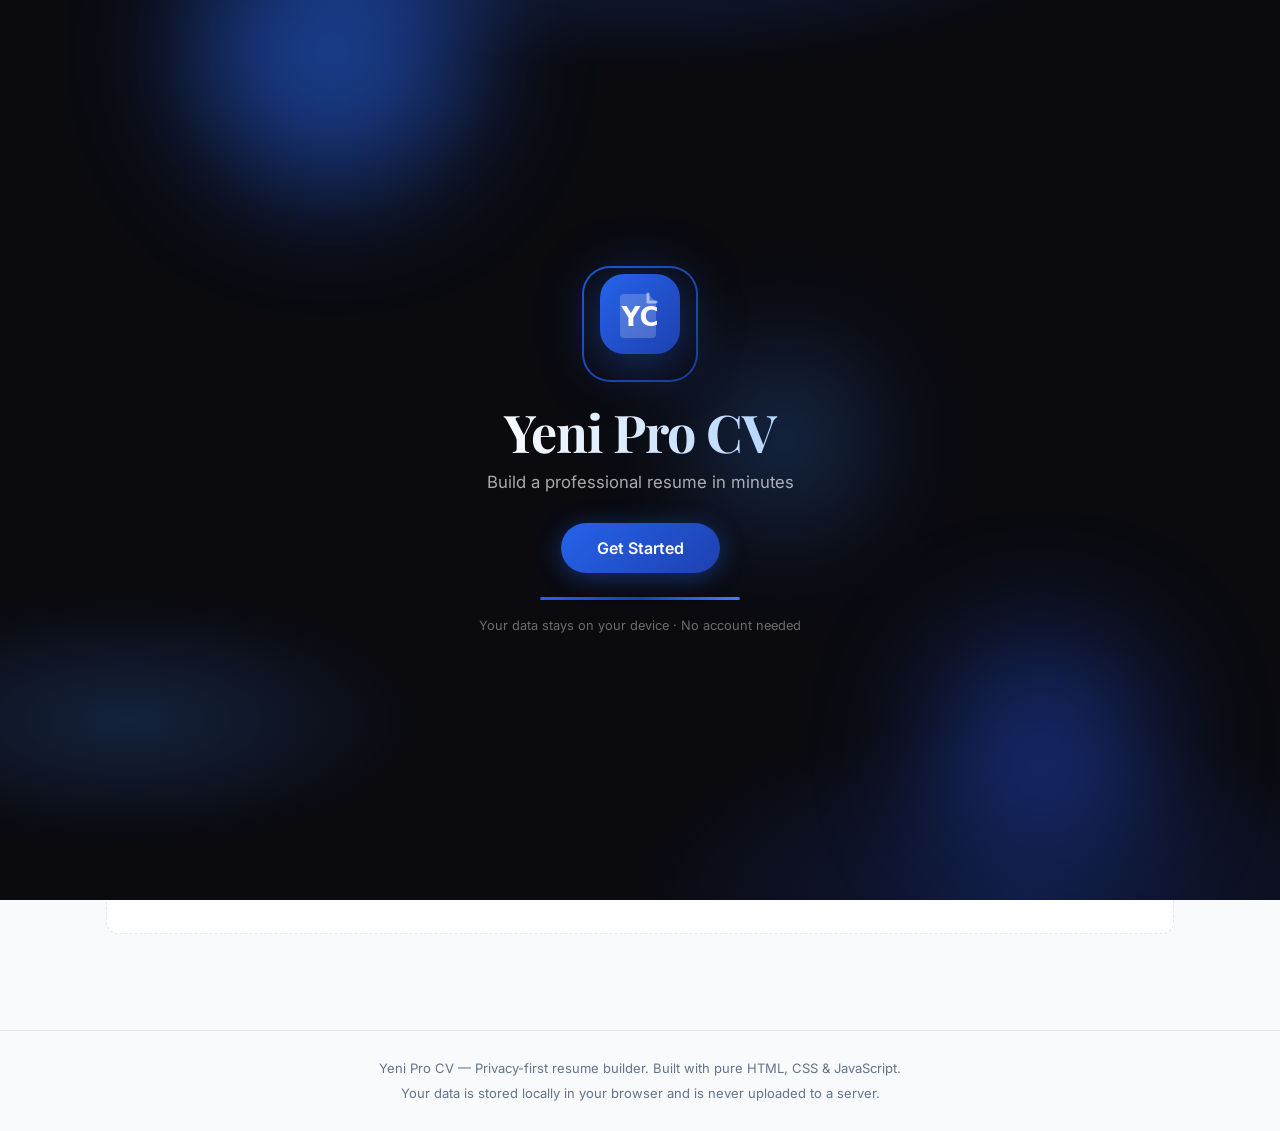
<file: index.html>
<!DOCTYPE html>
<html lang="en">
<head>
  <meta charset="UTF-8" />
  <meta name="viewport" content="width=device-width, initial-scale=1.0" />
  <meta name="description" content="Yeni Pro CV — Create professional resumes in minutes. Free, private, frontend-only resume builder." />
  <title>Yeni Pro CV — Premium Resume Builder</title>
  <meta name="theme-color" content="#2563eb" />
  <link rel="preconnect" href="https://fonts.googleapis.com" />
  <link rel="preconnect" href="https://fonts.gstatic.com" crossorigin />
  <link href="https://fonts.googleapis.com/css2?family=Inter:wght@400;500;600;700;800&family=Playfair+Display:wght@700&family=Merriweather:wght@400;700&family=JetBrains+Mono:wght@400;500&display=swap" rel="stylesheet" />
  <link rel="stylesheet" href="css/style.css" />
</head>
<body>
  <div id="splash" class="splash" role="dialog" aria-label="Welcome to Yeni Pro CV">
    <div class="splash-bg">
      <span class="splash-orb splash-orb-1"></span>
      <span class="splash-orb splash-orb-2"></span>
      <span class="splash-orb splash-orb-3"></span>
      <span class="splash-particle" style="--i:0"></span>
      <span class="splash-particle" style="--i:1"></span>
      <span class="splash-particle" style="--i:2"></span>
      <span class="splash-particle" style="--i:3"></span>
      <span class="splash-particle" style="--i:4"></span>
      <span class="splash-particle" style="--i:5"></span>
      <span class="splash-particle" style="--i:6"></span>
      <span class="splash-particle" style="--i:7"></span>
    </div>
    <div class="splash-content">
      <div class="splash-logo-wrap">
        <div class="splash-ring"></div>
        <div class="splash-logo">
          <svg viewBox="0 0 40 40" width="80" height="80" fill="none" xmlns="http://www.w3.org/2000/svg">
            <defs>
              <linearGradient id="splash-grad" x1="0" y1="0" x2="40" y2="40" gradientUnits="userSpaceOnUse">
                <stop stop-color="#2563eb"/>
                <stop offset="1" stop-color="#1e40af"/>
              </linearGradient>
            </defs>
            <rect width="40" height="40" rx="12" fill="url(#splash-grad)"/>
            <path d="M12 10h12l4 4v16a2 2 0 0 1-2 2H12a2 2 0 0 1-2-2V12a2 2 0 0 1 2-2z" fill="white" fill-opacity="0.2"/>
            <path d="M24 10v4h4" stroke="white" stroke-width="1.5" stroke-linecap="round" stroke-linejoin="round" opacity="0.5"/>
            <text x="20" y="26" text-anchor="middle" fill="white" font-family="system-ui,sans-serif" font-weight="800" font-size="13">YC</text>
          </svg>
        </div>
      </div>
      <h1 class="splash-title">Yeni Pro CV</h1>
      <p class="splash-tagline">Build a professional resume in minutes</p>
      <button type="button" id="splash-enter" class="splash-btn">
        <span class="splash-btn-text">Get Started</span>
        <span class="splash-btn-shine"></span>
      </button>
      <div class="splash-progress" aria-hidden="true">
        <div class="splash-progress-bar"></div>
      </div>
      <p class="splash-hint">Your data stays on your device · No account needed</p>
    </div>
  </div>

  <header class="site-header">
    <div class="container header-inner">
      <a href="index.html" class="logo">
        <span class="logo-icon" aria-hidden="true">
          <svg viewBox="0 0 32 32" width="36" height="36"><linearGradient id="g" x1="0" y1="0" x2="1" y2="1"><stop stop-color="#2563eb"/><stop offset="1" stop-color="#1e40af"/></linearGradient><rect width="32" height="32" rx="8" fill="url(#g)"/><path fill="#fff" d="M7.2 9.2h2.6l3.2 6.4 3.2-6.4h2.6l-4.6 8.6V23h-2.4v-5.2L7.2 9.2zm14.2 1.6c1.7 0 2.9.5 3.6 1.4.6.8.9 1.9.9 3.3s-.3 2.5-.9 3.3c-.7.9-1.9 1.4-3.6 1.4h-2.8V10.8h2.8zm-.2 7.6c.9 0 1.5-.2 1.9-.7.3-.5.5-1.2.5-2.2s-.2-1.7-.5-2.2c-.4-.5-1-.7-1.9-.7h-.7v5.8h.7z"/></svg>
        </span>
        Yeni Pro CV
      </a>
      <nav class="nav-links">
        <a href="templates.html" class="btn btn-ghost btn-sm">Templates</a>
        <button id="theme-toggle" class="theme-toggle" aria-label="Toggle dark mode" title="Toggle theme">
          <svg width="20" height="20" viewBox="0 0 24 24" fill="none" stroke="currentColor" stroke-width="2"><circle cx="12" cy="12" r="5"/><path d="M12 1v2M12 21v2M4.22 4.22l1.42 1.42M18.36 18.36l1.42 1.42M1 12h2M21 12h2M4.22 19.78l1.42-1.42M18.36 5.64l1.42-1.42"/></svg>
        </button>
      </nav>
    </div>
  </header>

  <main>
    <section class="hero">
      <div class="container">
        <h1>Create a professional resume in minutes</h1>
        <p>Design beautiful, ATS-friendly resumes with live preview, multiple templates, and full privacy. Your data never leaves your browser.</p>
        <div class="hero-actions">
          <button id="btn-create" class="btn btn-primary btn-lg">+ Create New Resume</button>
          <button id="btn-create-sample" class="btn btn-secondary btn-lg">Try Sample Resume</button>
          <a href="templates.html" class="btn btn-outline btn-lg">Browse Templates</a>
        </div>
        <div class="privacy-badge">
          <svg width="16" height="16" viewBox="0 0 24 24" fill="none" stroke="currentColor" stroke-width="2"><path d="M12 22s8-4 8-10V5l-8-3-8 3v7c0 6 8 10 8 10z"/></svg>
          Your resume stays on your device. No account required.
        </div>
      </div>
    </section>

    <div class="feature-strip" aria-label="Key benefits">
      <div class="feature-item">
        <div class="fi-icon" aria-hidden="true">
          <svg width="18" height="18" viewBox="0 0 24 24" fill="none" stroke="currentColor" stroke-width="2"><path d="M12 22s8-4 8-10V5l-8-3-8 3v7c0 6 8 10 8 10z"/></svg>
        </div>
        <div>
          <strong>100% Private</strong>
          <span>Data stays in your browser</span>
        </div>
      </div>
      <div class="feature-item">
        <div class="fi-icon" aria-hidden="true">
          <svg width="18" height="18" viewBox="0 0 24 24" fill="none" stroke="currentColor" stroke-width="2"><rect x="3" y="3" width="7" height="7" rx="1"/><rect x="14" y="3" width="7" height="7" rx="1"/><rect x="3" y="14" width="7" height="7" rx="1"/><rect x="14" y="14" width="7" height="7" rx="1"/></svg>
        </div>
        <div>
          <strong>17 Templates</strong>
          <span>Professional &amp; creative styles</span>
        </div>
      </div>
      <div class="feature-item">
        <div class="fi-icon" aria-hidden="true">
          <svg width="18" height="18" viewBox="0 0 24 24" fill="none" stroke="currentColor" stroke-width="2"><path d="M14 2H6a2 2 0 0 0-2 2v16a2 2 0 0 0 2 2h12a2 2 0 0 0 2-2V8z"/><polyline points="14 2 14 8 20 8"/></svg>
        </div>
        <div>
          <strong>PDF Export</strong>
          <span>Print-ready in one click</span>
        </div>
      </div>
    </div>

    <section class="container">
      <div class="section-title">
        <h2>My Resumes</h2>
        <div class="flex gap-2">
          <button id="btn-import" class="btn btn-secondary btn-sm">Import JSON</button>
          <input type="file" id="import-input" accept=".json,application/json" class="hidden" />
        </div>
      </div>

      <div id="empty-state" class="empty-state hidden">
        <svg viewBox="0 0 24 24" fill="none" stroke="currentColor" stroke-width="1.5" aria-hidden="true"><path d="M14 2H6a2 2 0 0 0-2 2v16a2 2 0 0 0 2 2h12a2 2 0 0 0 2-2V8z"/><polyline points="14 2 14 8 20 8"/><line x1="16" y1="13" x2="8" y2="13"/><line x1="16" y1="17" x2="8" y2="17"/></svg>
        <h3>No resumes yet</h3>
        <p>Create your first professional resume or try the sample data to explore templates.</p>
        <button id="btn-create-empty" class="btn btn-primary" type="button" onclick="document.getElementById('btn-create').click()">+ Create New Resume</button>
      </div>

      <div id="resume-list" class="resume-grid"></div>
    </section>
  </main>

  <footer class="site-footer">
    <div class="container">
      <p>Yeni Pro CV — Privacy-first resume builder. Built with pure HTML, CSS &amp; JavaScript.</p>
      <p>Your data is stored locally in your browser and is never uploaded to a server.</p>
    </div>
  </footer>

  <div class="toast-container"></div>

  <script src="js/utils.js"></script>
  <script src="js/storage.js"></script>
  <script src="js/app.js"></script>
</body>
</html>
</file>
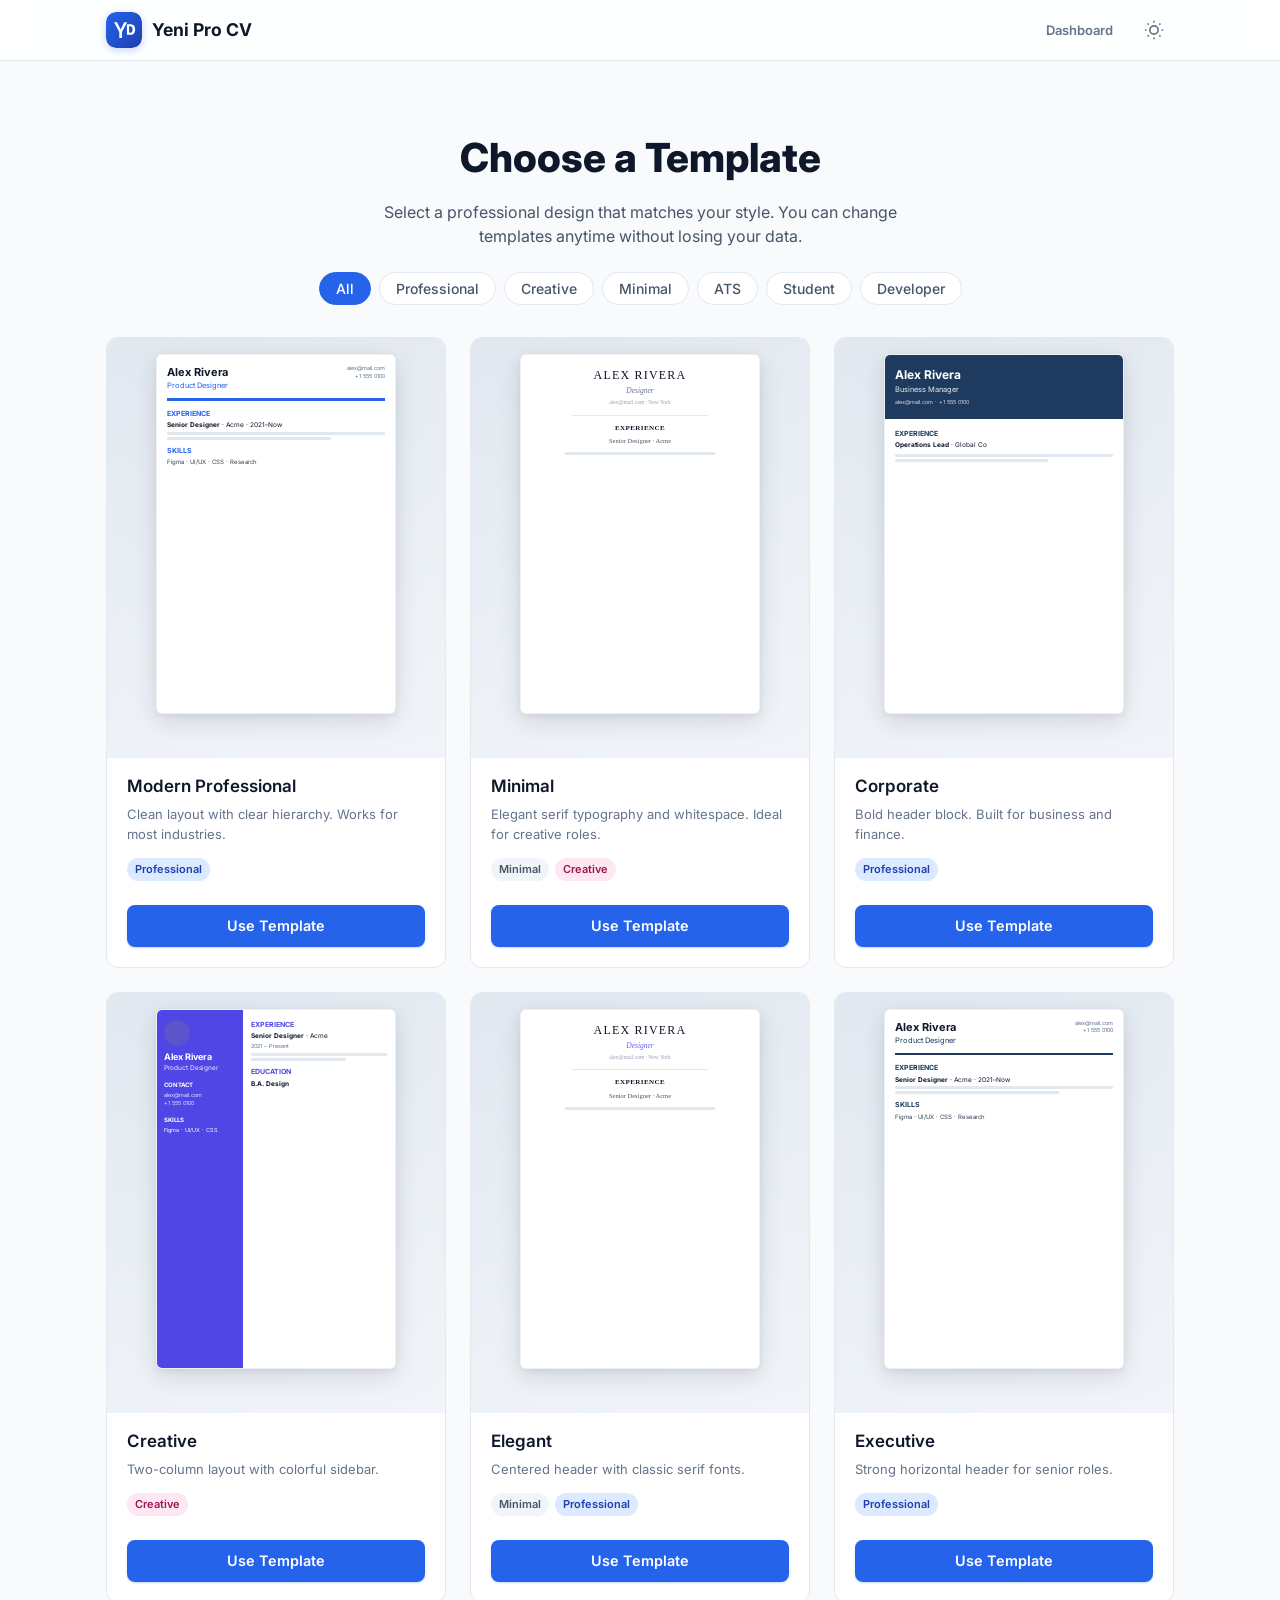
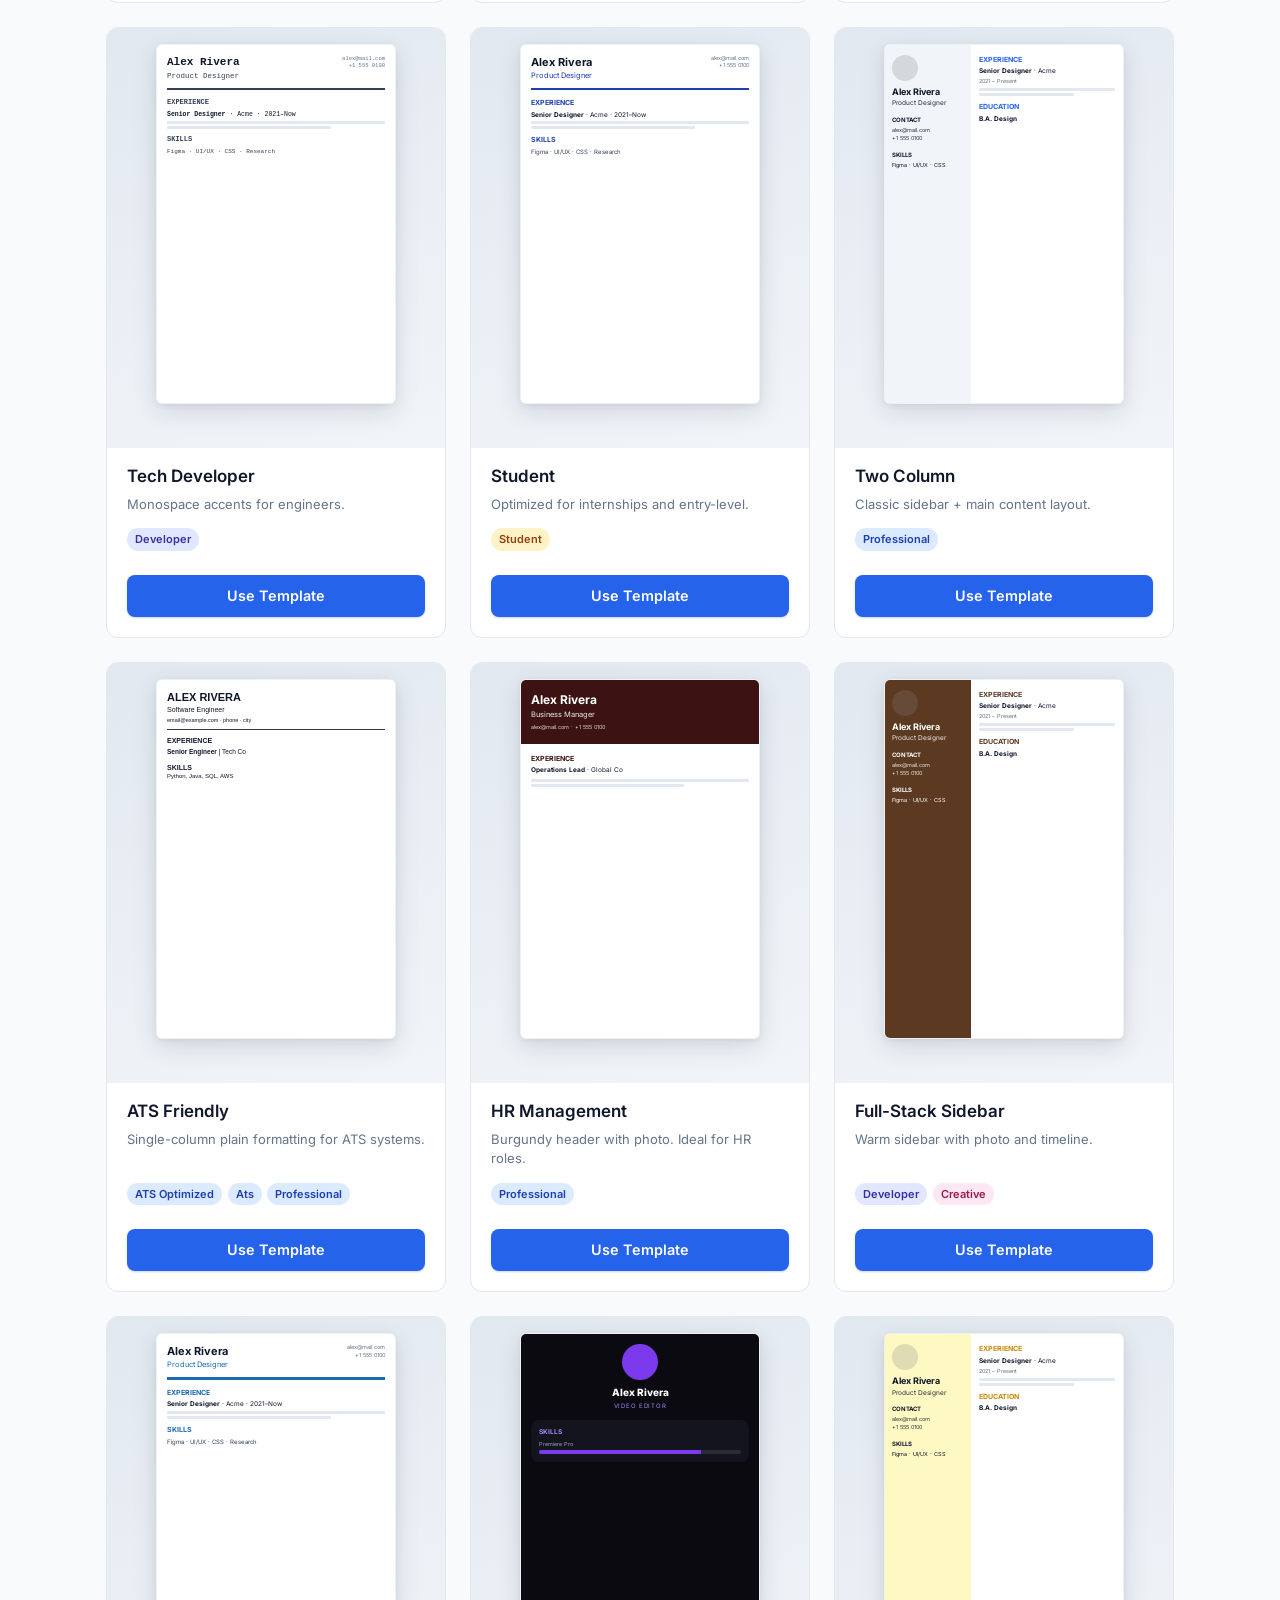
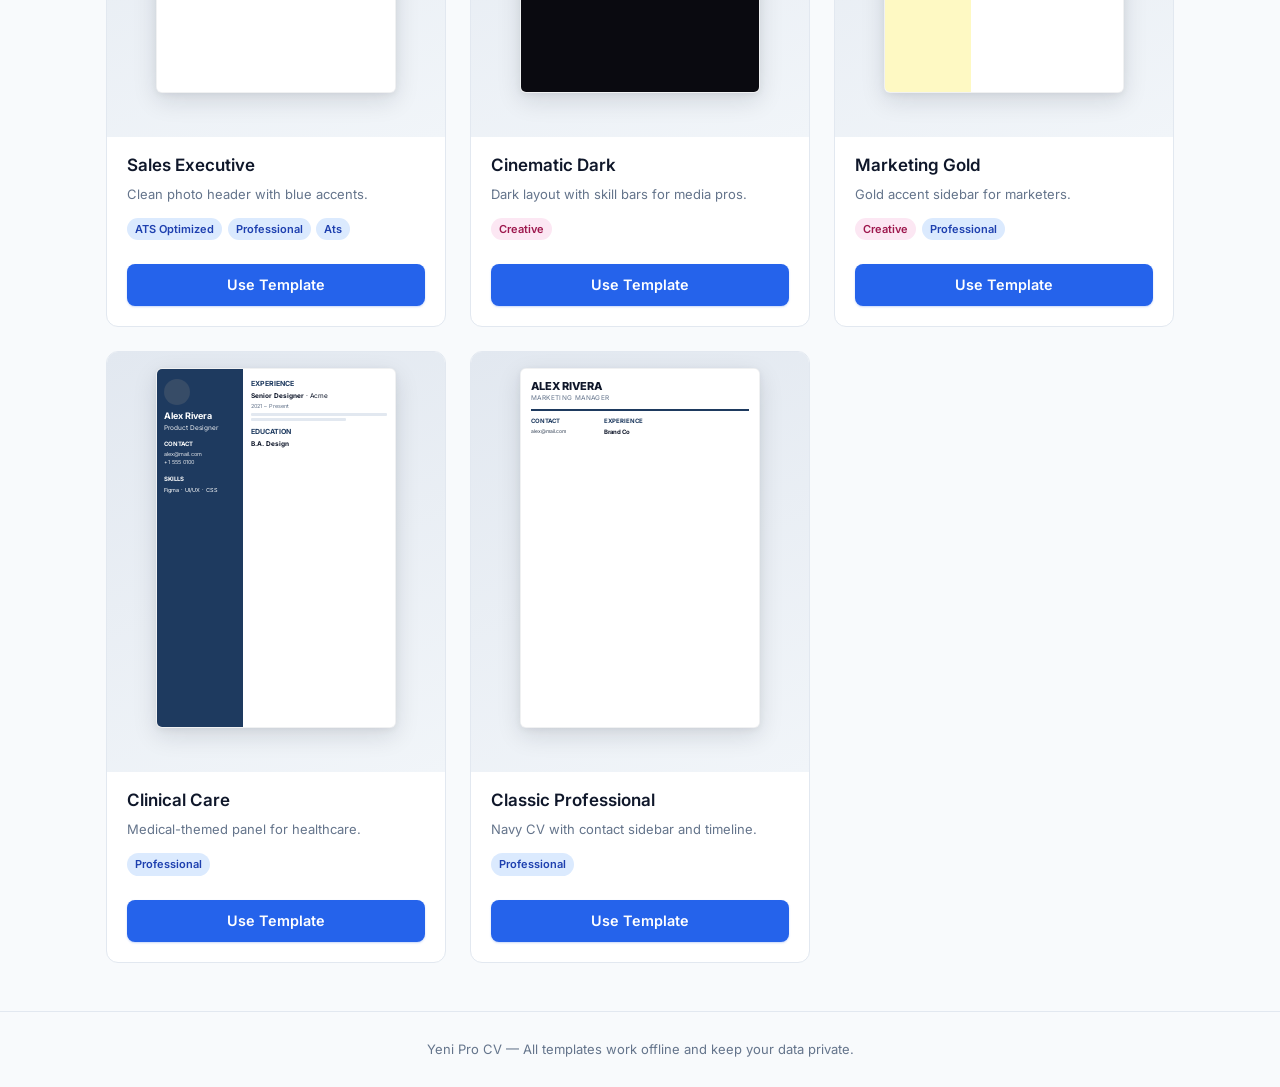
<file: templates.html>
<!DOCTYPE html>
<html lang="en">
<head>
  <meta charset="UTF-8" />
  <meta name="viewport" content="width=device-width, initial-scale=1.0" />
  <meta name="theme-color" content="#2563eb" />
  <title>Templates — Yeni Pro CV</title>
  <link rel="preconnect" href="https://fonts.googleapis.com" />
  <link rel="preconnect" href="https://fonts.gstatic.com" crossorigin />
  <link href="https://fonts.googleapis.com/css2?family=Inter:wght@400;500;600;700;800&display=swap" rel="stylesheet" />
  <link rel="stylesheet" href="css/style.css" />
  <link rel="stylesheet" href="css/templates.css" />
</head>
<body>
  <div class="templates-page">
    <header class="site-header">
      <div class="container header-inner">
        <a href="index.html" class="logo">
          <span class="logo-icon" aria-hidden="true">
            <svg viewBox="0 0 32 32" width="36" height="36"><linearGradient id="g" x1="0" y1="0" x2="1" y2="1"><stop stop-color="#2563eb"/><stop offset="1" stop-color="#1e40af"/></linearGradient><rect width="32" height="32" rx="8" fill="url(#g)"/><path fill="#fff" d="M7.2 9.2h2.6l3.2 6.4 3.2-6.4h2.6l-4.6 8.6V23h-2.4v-5.2L7.2 9.2zm14.2 1.6c1.7 0 2.9.5 3.6 1.4.6.8.9 1.9.9 3.3s-.3 2.5-.9 3.3c-.7.9-1.9 1.4-3.6 1.4h-2.8V10.8h2.8zm-.2 7.6c.9 0 1.5-.2 1.9-.7.3-.5.5-1.2.5-2.2s-.2-1.7-.5-2.2c-.4-.5-1-.7-1.9-.7h-.7v5.8h.7z"/></svg>
          </span>
          Yeni Pro CV
        </a>
        <nav class="nav-links">
          <a href="index.html" class="btn btn-ghost btn-sm">Dashboard</a>
          <button id="theme-toggle" class="theme-toggle" aria-label="Toggle dark mode">
            <svg width="20" height="20" viewBox="0 0 24 24" fill="none" stroke="currentColor" stroke-width="2"><circle cx="12" cy="12" r="5"/><path d="M12 1v2M12 21v2M4.22 4.22l1.42 1.42M18.36 18.36l1.42 1.42M1 12h2M21 12h2M4.22 19.78l1.42-1.42M18.36 5.64l1.42-1.42"/></svg>
          </button>
        </nav>
      </div>
    </header>

    <main class="container">
      <div class="templates-hero">
        <h1>Choose a Template</h1>
        <p>Select a professional design that matches your style. You can change templates anytime without losing your data.</p>
      </div>

      <div class="template-filters">
        <button class="filter-btn active" data-filter="all">All</button>
        <button class="filter-btn" data-filter="professional">Professional</button>
        <button class="filter-btn" data-filter="creative">Creative</button>
        <button class="filter-btn" data-filter="minimal">Minimal</button>
        <button class="filter-btn" data-filter="ats">ATS</button>
        <button class="filter-btn" data-filter="student">Student</button>
        <button class="filter-btn" data-filter="developer">Developer</button>
      </div>

      <div id="template-grid" class="template-grid"></div>
    </main>

    <footer class="site-footer">
      <div class="container">
        <p>Yeni Pro CV — All templates work offline and keep your data private.</p>
      </div>
    </footer>
  </div>

  <div class="toast-container"></div>

  <script src="js/utils.js"></script>
  <script src="js/storage.js"></script>
  <script src="js/templates.js"></script>
</body>
</html>
</file>
<file: css/style.css>
/* ============================================
   Yeni Pro CV — Global Styles
   ============================================ */

:root {
  --primary: #2563eb;
  --primary-hover: #1d4ed8;
  --primary-light: #dbeafe;
  --success: #059669;
  --warning: #d97706;
  --danger: #dc2626;
  --bg: #f8fafc;
  --bg-secondary: #ffffff;
  --bg-tertiary: #f1f5f9;
  --text: #0f172a;
  --text-muted: #64748b;
  --text-secondary: #475569;
  --border: #e2e8f0;
  --radius: 12px;
  --radius-sm: 8px;
  --radius-full: 999px;
  --space-1: 0.25rem;
  --space-2: 0.5rem;
  --space-3: 0.75rem;
  --space-4: 1rem;
  --space-5: 1.25rem;
  --space-6: 1.5rem;
  --space-8: 2rem;
  --space-10: 2.5rem;
  --space-12: 3rem;
  --transition: 0.18s ease;
  --shadow: 0 1px 3px rgba(15,23,42,0.06), 0 1px 2px rgba(15,23,42,0.04);
  --shadow-lg: 0 12px 28px rgba(15,23,42,0.08), 0 4px 10px rgba(15,23,42,0.04);
  --font: 'Inter', system-ui, -apple-system, sans-serif;
}

[data-theme="dark"] {
  --primary: #60a5fa;
  --primary-hover: #93c5fd;
  --primary-light: #1e3a5f;
  --bg: #0f172a;
  --bg-secondary: #1e293b;
  --bg-tertiary: #334155;
  --text: #f1f5f9;
  --text-muted: #94a3b8;
  --text-secondary: #cbd5e1;
  --border: #334155;
  --shadow: 0 1px 3px rgba(0,0,0,0.3);
  --shadow-lg: 0 12px 28px rgba(0,0,0,0.4);
}

*, *::before, *::after { box-sizing: border-box; }
html { scroll-behavior: smooth; -webkit-text-size-adjust: 100%; }
body {
  margin: 0;
  font-family: var(--font);
  background: var(--bg);
  color: var(--text);
  line-height: 1.5;
  min-height: 100vh;
  min-height: 100dvh;
  display: flex;
  flex-direction: column;
}
a { color: var(--primary); text-decoration: none; }
a:hover { text-decoration: underline; }
img { max-width: 100%; height: auto; display: block; }
button { font-family: inherit; cursor: pointer; border: none; background: none; }
input, select, textarea {
  font-family: inherit;
  font-size: 1rem;
  color: var(--text);
  background: var(--bg-secondary);
  border: 1px solid var(--border);
  border-radius: var(--radius-sm);
  padding: 0.5rem 0.75rem;
  width: 100%;
}
input:focus, select:focus, textarea:focus {
  outline: none;
  border-color: var(--primary);
  box-shadow: 0 0 0 3px var(--primary-light);
}
.hidden { display: none !important; }
.container { width: 100%; max-width: 1100px; margin: 0 auto; padding: 0 var(--space-4); }
.flex { display: flex; }
.gap-2 { gap: 0.5rem; }

/* Buttons */
.btn {
  display: inline-flex;
  align-items: center;
  justify-content: center;
  gap: 0.4rem;
  padding: 0.55rem 1.15rem;
  border-radius: var(--radius-sm);
  font-weight: 600;
  font-size: 0.9rem;
  transition: background var(--transition), color var(--transition), border-color var(--transition), box-shadow var(--transition), transform 0.12s ease;
  text-decoration: none;
  border: 1px solid transparent;
  line-height: 1.25;
  min-height: 42px;
  -webkit-tap-highlight-color: transparent;
  touch-action: manipulation;
}
.btn:active { transform: scale(0.98); }
.btn-primary {
  background: var(--primary);
  color: #fff;
  box-shadow: 0 1px 2px rgba(37,99,235,0.25);
}
.btn-primary:hover {
  background: var(--primary-hover);
  text-decoration: none;
  color: #fff;
  box-shadow: 0 4px 12px rgba(37,99,235,0.3);
}
.btn-secondary {
  background: var(--bg-secondary);
  color: var(--text);
  border-color: var(--border);
}
.btn-secondary:hover {
  background: var(--bg-tertiary);
  text-decoration: none;
  border-color: #cbd5e1;
}
.btn-ghost { color: var(--text-muted); }
.btn-ghost:hover {
  color: var(--primary);
  text-decoration: none;
  background: var(--primary-light);
}
.btn-outline {
  border: 1px solid var(--border);
  color: var(--text);
  background: transparent;
}
.btn-outline:hover {
  border-color: var(--primary);
  color: var(--primary);
  background: var(--primary-light);
  text-decoration: none;
}
.btn-sm { padding: 0.35rem 0.75rem; font-size: 0.8125rem; min-height: 34px; }
.btn-lg { padding: 0.75rem 1.4rem; font-size: 0.975rem; min-height: 48px; border-radius: 10px; }
.btn-danger { background: var(--danger); color: #fff; }
.btn-danger:hover { background: #b91c1c; color: #fff; text-decoration: none; }

/* Header */
.site-header {
  background: rgba(255,255,255,0.85);
  backdrop-filter: blur(12px);
  -webkit-backdrop-filter: blur(12px);
  border-bottom: 1px solid var(--border);
  position: sticky;
  top: 0;
  z-index: 50;
}
[data-theme="dark"] .site-header {
  background: rgba(30,41,59,0.85);
}
.header-inner {
  display: flex;
  align-items: center;
  justify-content: space-between;
  height: 60px;
  gap: 1rem;
}
.logo {
  display: flex;
  align-items: center;
  gap: 0.6rem;
  font-weight: 700;
  font-size: 1.1rem;
  color: var(--text);
  text-decoration: none;
}
.logo:hover { text-decoration: none; color: var(--text); }
.logo-icon {
  display: flex;
  width: 36px;
  height: 36px;
  border-radius: 10px;
  overflow: hidden;
  box-shadow: 0 2px 8px rgba(37,99,235,0.28);
  flex-shrink: 0;
}
.logo-icon svg { width: 100%; height: 100%; display: block; }
.nav-links { display: flex; align-items: center; gap: 0.5rem; }
.theme-toggle {
  width: 40px;
  height: 40px;
  border-radius: 50%;
  display: flex;
  align-items: center;
  justify-content: center;
  color: var(--text-muted);
  transition: all var(--transition);
}
.theme-toggle:hover { background: var(--bg-tertiary); color: var(--primary); }

/* Hero */
.hero {
  padding: clamp(2.5rem, 6vw, 4rem) 0 2.5rem;
  text-align: center;
  position: relative;
}
.hero::before {
  content: '';
  position: absolute;
  inset: 0 0 auto 0;
  height: 100%;
  background:
    radial-gradient(ellipse 70% 60% at 50% -10%, rgba(37,99,235,0.12), transparent 55%),
    radial-gradient(ellipse 40% 40% at 90% 40%, rgba(59,130,246,0.06), transparent 50%);
  pointer-events: none;
  z-index: 0;
}
.hero .container { position: relative; z-index: 1; }
.hero h1 {
  font-size: clamp(1.85rem, 4.5vw, 2.75rem);
  font-weight: 800;
  letter-spacing: -0.03em;
  margin: 0 0 0.85rem;
  line-height: 1.15;
  color: var(--text);
}
.hero p {
  font-size: clamp(1rem, 2vw, 1.125rem);
  color: var(--text-muted);
  max-width: 540px;
  margin: 0 auto 1.75rem;
  line-height: 1.6;
}
.hero-actions {
  display: flex;
  gap: 0.75rem;
  justify-content: center;
  flex-wrap: wrap;
}
.privacy-badge {
  display: inline-flex;
  align-items: center;
  gap: 0.45rem;
  margin-top: 1.35rem;
  padding: 0.4rem 0.85rem;
  font-size: 0.8125rem;
  color: var(--text-muted);
  background: var(--bg-secondary);
  border: 1px solid var(--border);
  border-radius: var(--radius-full);
}
.privacy-badge svg { flex-shrink: 0; color: var(--success); }

/* Feature strip */
.feature-strip {
  display: grid;
  grid-template-columns: repeat(3, 1fr);
  gap: 1rem;
  max-width: 720px;
  margin: 0 auto 0.5rem;
  padding: 0 var(--space-4);
}
.feature-item {
  text-align: center;
  padding: 1rem 0.75rem;
  background: var(--bg-secondary);
  border: 1px solid var(--border);
  border-radius: var(--radius);
  box-shadow: var(--shadow);
}
.feature-item .fi-icon {
  width: 36px;
  height: 36px;
  margin: 0 auto 0.6rem;
  border-radius: 10px;
  background: var(--primary-light);
  color: var(--primary);
  display: flex;
  align-items: center;
  justify-content: center;
}
.feature-item strong {
  display: block;
  font-size: 0.875rem;
  font-weight: 650;
  margin-bottom: 0.15rem;
}
.feature-item span {
  font-size: 0.75rem;
  color: var(--text-muted);
  line-height: 1.4;
}

/* Resumes section */
.section-title {
  display: flex;
  align-items: center;
  justify-content: space-between;
  gap: 1rem;
  margin: 2.25rem 0 1.25rem;
  flex-wrap: wrap;
}
.section-title h2 {
  margin: 0;
  font-size: 1.25rem;
  font-weight: 700;
  letter-spacing: -0.02em;
}
.resume-grid {
  display: grid;
  grid-template-columns: repeat(auto-fill, minmax(260px, 1fr));
  gap: 1.15rem;
  padding-bottom: var(--space-12);
}
.resume-card {
  background: var(--bg-secondary);
  border: 1px solid var(--border);
  border-radius: var(--radius);
  padding: 1.25rem;
  transition: border-color var(--transition), box-shadow var(--transition), transform 0.15s ease;
  cursor: pointer;
}
.resume-card:hover {
  border-color: rgba(37,99,235,0.45);
  box-shadow: var(--shadow-lg);
  transform: translateY(-2px);
}
.resume-card-title {
  font-weight: 700;
  font-size: 1.05rem;
  margin-bottom: 0.3rem;
  letter-spacing: -0.01em;
}
.resume-card-meta {
  font-size: 0.8rem;
  color: var(--text-muted);
  margin-bottom: 1rem;
}
.resume-card-actions {
  display: flex;
  gap: 0.4rem;
  flex-wrap: wrap;
}

/* Empty state */
.empty-state {
  text-align: center;
  padding: 2.75rem 1.5rem;
  color: var(--text-muted);
  background: var(--bg-secondary);
  border: 1px dashed var(--border);
  border-radius: var(--radius);
  margin-bottom: var(--space-12);
}
.empty-state svg {
  width: 48px;
  height: 48px;
  margin: 0 auto 1rem;
  opacity: 0.55;
  color: var(--text-muted);
}
.empty-state h3 {
  margin: 0 0 0.4rem;
  font-size: 1.1rem;
  font-weight: 700;
  color: var(--text);
}
.empty-state p {
  margin: 0 0 1.25rem;
  font-size: 0.9rem;
  max-width: 320px;
  margin-left: auto;
  margin-right: auto;
}

/* Footer */
.site-footer {
  margin-top: auto;
  padding: 1.75rem 0;
  border-top: 1px solid var(--border);
  text-align: center;
  color: var(--text-muted);
  font-size: 0.8125rem;
}
.site-footer p { margin: 0; }
.site-footer p + p { margin-top: 0.35rem; }

/* Toast */
.toast-container {
  position: fixed;
  bottom: 1.25rem;
  right: 1.25rem;
  z-index: 9999;
  display: flex;
  flex-direction: column;
  gap: 0.5rem;
}
.toast {
  background: var(--bg-secondary);
  border: 1px solid var(--border);
  border-radius: var(--radius-sm);
  padding: 0.75rem 1rem;
  box-shadow: var(--shadow-lg);
  font-size: 0.875rem;
  animation: slideIn 0.2s ease;
  max-width: 320px;
}
.toast.success { border-left: 3px solid var(--success); }
.toast.error { border-left: 3px solid var(--danger); }
.toast.info { border-left: 3px solid var(--primary); }
@keyframes slideIn {
  from { opacity: 0; transform: translateY(8px); }
  to { opacity: 1; transform: translateY(0); }
}

/* Splash */
.splash {
  position: fixed;
  inset: 0;
  z-index: 9999;
  display: flex;
  align-items: center;
  justify-content: center;
  background: #0a0a0f;
  transition: opacity 0.55s ease, visibility 0.55s ease, transform 0.55s ease;
}
.splash.is-hidden {
  opacity: 0;
  visibility: hidden;
  pointer-events: none;
}
.splash.splash-out {
  opacity: 0;
  transform: scale(1.03);
}
.splash-bg {
  position: absolute;
  inset: 0;
  overflow: hidden;
  background:
    radial-gradient(ellipse 80% 50% at 50% -20%, rgba(37,99,235,0.45), transparent 55%),
    radial-gradient(ellipse 60% 40% at 80% 100%, rgba(30,64,175,0.3), transparent 50%),
    radial-gradient(ellipse 50% 30% at 10% 80%, rgba(59,130,246,0.2), transparent 45%),
    #0a0a0f;
}
.splash-orb {
  position: absolute;
  border-radius: 50%;
  filter: blur(60px);
  opacity: 0.55;
  animation: orbFloat 6s ease-in-out infinite;
}
.splash-orb-1 { width: 280px; height: 280px; background: #2563eb; top: -10%; left: 15%; }
.splash-orb-2 { width: 220px; height: 220px; background: #1e40af; bottom: 5%; right: 10%; animation-delay: -2s; }
.splash-orb-3 { width: 160px; height: 160px; background: #3b82f6; top: 40%; left: 55%; opacity: 0.3; animation-delay: -4s; }
@keyframes orbFloat {
  0%, 100% { transform: translate(0, 0) scale(1); }
  33% { transform: translate(30px, -20px) scale(1.08); }
  66% { transform: translate(-20px, 15px) scale(0.95); }
}
.splash-particle {
  position: absolute;
  width: 4px;
  height: 4px;
  border-radius: 50%;
  background: rgba(255,255,255,0.7);
  left: calc(12% + var(--i) * 11%);
  top: 100%;
  animation: particleRise 4.5s ease-in infinite;
  animation-delay: calc(var(--i) * 0.45s);
}
@keyframes particleRise {
  0% { transform: translateY(0) scale(0.6); opacity: 0; }
  15% { opacity: 0.9; }
  100% { transform: translateY(-100vh) scale(1.2); opacity: 0; }
}
.splash-content {
  position: relative;
  text-align: center;
  padding: 2rem;
  z-index: 1;
}
.splash-logo-wrap {
  position: relative;
  width: 100px;
  height: 100px;
  margin: 0 auto 1.75rem;
  animation: logoEnter 1s cubic-bezier(0.22, 1, 0.36, 1) both;
}
.splash-ring {
  position: absolute;
  inset: -8px;
  border-radius: 28px;
  border: 2px solid transparent;
  background:
    linear-gradient(#0a0a0f, #0a0a0f) padding-box,
    linear-gradient(135deg, #2563eb, #1e40af, #3b82f6, #2563eb) border-box;
  background-size: 100% 100%, 300% 300%;
  animation: ringSpin 3s linear infinite;
  opacity: 0.85;
}
@keyframes ringSpin {
  0% { background-position: 0 0, 0% 50%; transform: rotate(0deg); }
  100% { background-position: 0 0, 100% 50%; transform: rotate(360deg); }
}
.splash-logo {
  position: relative;
  width: 80px;
  height: 80px;
  margin: 10px;
  filter: drop-shadow(0 8px 28px rgba(37,99,235,0.5));
  animation: logoPulse 2.2s ease-in-out infinite;
}
.splash-logo svg { width: 100%; height: 100%; display: block; border-radius: 16px; }
@keyframes logoEnter {
  from { opacity: 0; transform: scale(0.5) rotate(-12deg); }
  to { opacity: 1; transform: scale(1) rotate(0deg); }
}
@keyframes logoPulse {
  0%, 100% { transform: scale(1); }
  50% { transform: scale(1.05); }
}
.splash-title {
  margin: 0 0 0.5rem;
  font-family: 'Playfair Display', Georgia, serif;
  font-size: clamp(2.25rem, 6vw, 3.25rem);
  font-weight: 700;
  letter-spacing: -0.02em;
  line-height: 1.15;
  background: linear-gradient(90deg, #fff 0%, #bfdbfe 40%, #93c5fd 70%, #fff 100%);
  background-size: 200% auto;
  -webkit-background-clip: text;
  background-clip: text;
  -webkit-text-fill-color: transparent;
  animation: titleIn 0.9s cubic-bezier(0.22, 1, 0.36, 1) 0.25s both, titleShimmer 4s linear 1.2s infinite;
}
@keyframes titleIn {
  from { opacity: 0; transform: translateY(24px); }
  to { opacity: 1; transform: translateY(0); }
}
@keyframes titleShimmer {
  0% { background-position: 0% center; }
  100% { background-position: 200% center; }
}
.splash-tagline {
  margin: 0 0 1.75rem;
  font-size: 1.05rem;
  color: rgba(255,255,255,0.65);
  animation: fadeUp 0.8s ease 0.45s both;
}
.splash-btn {
  position: relative;
  display: inline-flex;
  align-items: center;
  justify-content: center;
  overflow: hidden;
  min-height: 50px;
  padding: 0.8rem 2.25rem;
  font-size: 1rem;
  font-weight: 600;
  color: #fff;
  background: linear-gradient(135deg, #2563eb, #1e40af);
  border: none;
  border-radius: 999px;
  cursor: pointer;
  box-shadow: 0 4px 24px rgba(37,99,235,0.45);
  animation: fadeUp 0.8s ease 0.6s both;
  transition: transform 0.15s ease;
}
.splash-btn-text { position: relative; z-index: 1; }
.splash-btn-shine {
  position: absolute;
  inset: 0;
  background: linear-gradient(105deg, transparent 40%, rgba(255,255,255,0.35) 50%, transparent 60%);
  transform: translateX(-100%);
  animation: btnShine 2.8s ease-in-out infinite 1.5s;
}
@keyframes btnShine {
  0%, 40% { transform: translateX(-100%); }
  70%, 100% { transform: translateX(100%); }
}
.splash-btn:hover { transform: translateY(-2px) scale(1.02); }
.splash-progress {
  width: min(200px, 50vw);
  height: 3px;
  margin: 1.5rem auto 0;
  background: rgba(255,255,255,0.12);
  border-radius: 999px;
  overflow: hidden;
}
.splash-progress-bar {
  height: 100%;
  width: 0%;
  border-radius: 999px;
  background: linear-gradient(90deg, #2563eb, #1e40af, #3b82f6);
  animation: progressFill 5s linear both;
}
@keyframes progressFill { from { width: 0%; } to { width: 100%; } }
.splash-hint {
  margin: 1rem 0 0;
  font-size: 0.8rem;
  color: rgba(255,255,255,0.4);
}
@keyframes fadeUp {
  from { opacity: 0; transform: translateY(14px); }
  to { opacity: 1; transform: translateY(0); }
}
body.splash-active { overflow: hidden; }

/* Reduced motion */
@media (prefers-reduced-motion: reduce) {
  .splash-orb,
  .splash-particle,
  .splash-ring,
  .splash-logo,
  .splash-title,
  .splash-btn-shine,
  .splash-progress-bar {
    animation: none !important;
  }
  .splash-title,
  .splash-tagline,
  .splash-btn {
    animation: none !important;
    opacity: 1;
    transform: none;
  }
}

/* Responsive */
@media (max-width: 768px) {
  .hero-actions { flex-direction: column; align-items: stretch; }
  .hero-actions .btn { width: 100%; justify-content: center; min-height: 48px; }
  .feature-strip { grid-template-columns: 1fr; max-width: 320px; gap: 0.65rem; }
  .feature-item { display: flex; align-items: center; gap: 0.75rem; text-align: left; padding: 0.85rem 1rem; }
  .feature-item .fi-icon { margin: 0; flex-shrink: 0; }
  .resume-grid { grid-template-columns: 1fr; }
  .container { padding-left: 1rem; padding-right: 1rem; }
  .header-inner { height: 54px; }
  .logo-icon { width: 30px; height: 30px; border-radius: 8px; }
  .theme-toggle { width: 36px; height: 36px; }
}

@media (max-width: 480px) {
  .hero { padding-top: 2rem; }
  .hero h1 { font-size: 1.65rem; }
  .section-title { margin-top: 1.75rem; }
  .splash-logo { width: 64px; height: 64px; }
  .splash-logo-wrap { width: 84px; height: 84px; }
}
</file>
<file: css/templates.css>
/* ============================================
   Yeni Pro CV — Template Gallery
   ============================================ */

.templates-page {
  min-height: 100vh;
  display: flex;
  flex-direction: column;
}

.templates-hero {
  padding: var(--space-10) 0 var(--space-6);
  text-align: center;
}
.templates-hero h1 {
  font-size: clamp(1.75rem, 4vw, 2.5rem);
  font-weight: 800;
  margin-bottom: var(--space-3);
}
.templates-hero p {
  color: var(--text-secondary);
  max-width: 520px;
  margin: 0 auto;
}

.template-filters {
  display: flex;
  flex-wrap: wrap;
  gap: 0.5rem;
  justify-content: center;
  margin-bottom: var(--space-8);
  padding: 0 var(--space-4);
}
.filter-btn {
  padding: 0.45rem 1rem;
  border-radius: var(--radius-full);
  font-size: 0.875rem;
  font-weight: 500;
  border: 1px solid var(--border);
  background: var(--bg-secondary);
  color: var(--text-secondary);
  transition: all var(--transition);
}
.filter-btn:hover {
  border-color: var(--primary);
  color: var(--primary);
}
.filter-btn.active {
  background: var(--primary);
  color: #fff;
  border-color: var(--primary);
}

.template-grid {
  display: grid;
  grid-template-columns: repeat(auto-fill, minmax(300px, 1fr));
  gap: var(--space-6);
  padding-bottom: var(--space-12);
}
.template-card {
  background: var(--bg-secondary);
  border: 1px solid var(--border);
  border-radius: var(--radius);
  overflow: hidden;
  transition: all var(--transition);
  cursor: pointer;
  display: flex;
  flex-direction: column;
}
.template-card:hover {
  transform: translateY(-4px);
  box-shadow: var(--shadow-lg);
  border-color: var(--primary);
}
.template-preview {
  height: 420px;
  background: linear-gradient(160deg, #e2e8f0 0%, #f1f5f9 100%);
  position: relative;
  overflow: hidden;
  display: flex;
  align-items: flex-start;
  justify-content: center;
  padding: 16px 16px 0;
}
[data-theme="dark"] .template-preview {
  background: linear-gradient(160deg, #1e293b 0%, #0f172a 100%);
}
.template-preview-inner {
  width: 100%;
  max-width: 240px;
  height: 360px;
  background: #fff;
  box-shadow: 0 8px 24px rgba(15, 23, 42, 0.12), 0 2px 6px rgba(15, 23, 42, 0.06);
  border-radius: 6px;
  overflow: hidden;
  transform: scale(1);
  transform-origin: top center;
  pointer-events: none;
  font-size: 8px;
  line-height: 1.35;
  color: #0f172a;
  border: 1px solid rgba(15, 23, 42, 0.06);
}
.template-card:hover .template-preview-inner {
  box-shadow: 0 12px 28px rgba(37, 99, 235, 0.18);
  border-color: rgba(37, 99, 235, 0.35);
}
.template-info {
  padding: var(--space-4) var(--space-5);
  display: flex;
  flex-direction: column;
  gap: 0.35rem;
  flex: 1;
}
.template-name {
  font-weight: 600;
  font-size: 1.0625rem;
}
.template-desc {
  font-size: 0.8125rem;
  color: var(--text-muted);
  flex: 1;
}
.template-badges {
  display: flex;
  gap: 0.35rem;
  flex-wrap: wrap;
  margin: 0.5rem 0;
}
.badge {
  font-size: 0.6875rem;
  font-weight: 600;
  padding: 0.2rem 0.5rem;
  border-radius: var(--radius-full);
  background: var(--bg-tertiary);
  color: var(--text-secondary);
}
.badge.ats {
  background: #dbeafe;
  color: #1e40af;
}
.badge.creative {
  background: #fce7f3;
  color: #9d174d;
}
.badge.professional {
  background: #dbeafe;
  color: #1e40af;
}
.badge.developer {
  background: #e0e7ff;
  color: #3730a3;
}
.badge.student {
  background: #fef3c7;
  color: #92400e;
}
.badge.minimal {
  background: #f1f5f9;
  color: #475569;
}
.template-actions {
  padding: 0 var(--space-5) var(--space-5);
}
.template-actions .btn {
  width: 100%;
}

@media (max-width: 640px) {
  .template-preview { height: 340px; padding: 12px 12px 0; }
  .template-preview-inner { max-width: 100%; height: 290px; }
  .template-grid {
    grid-template-columns: 1fr;
    gap: 1rem;
  }
}
</file>
